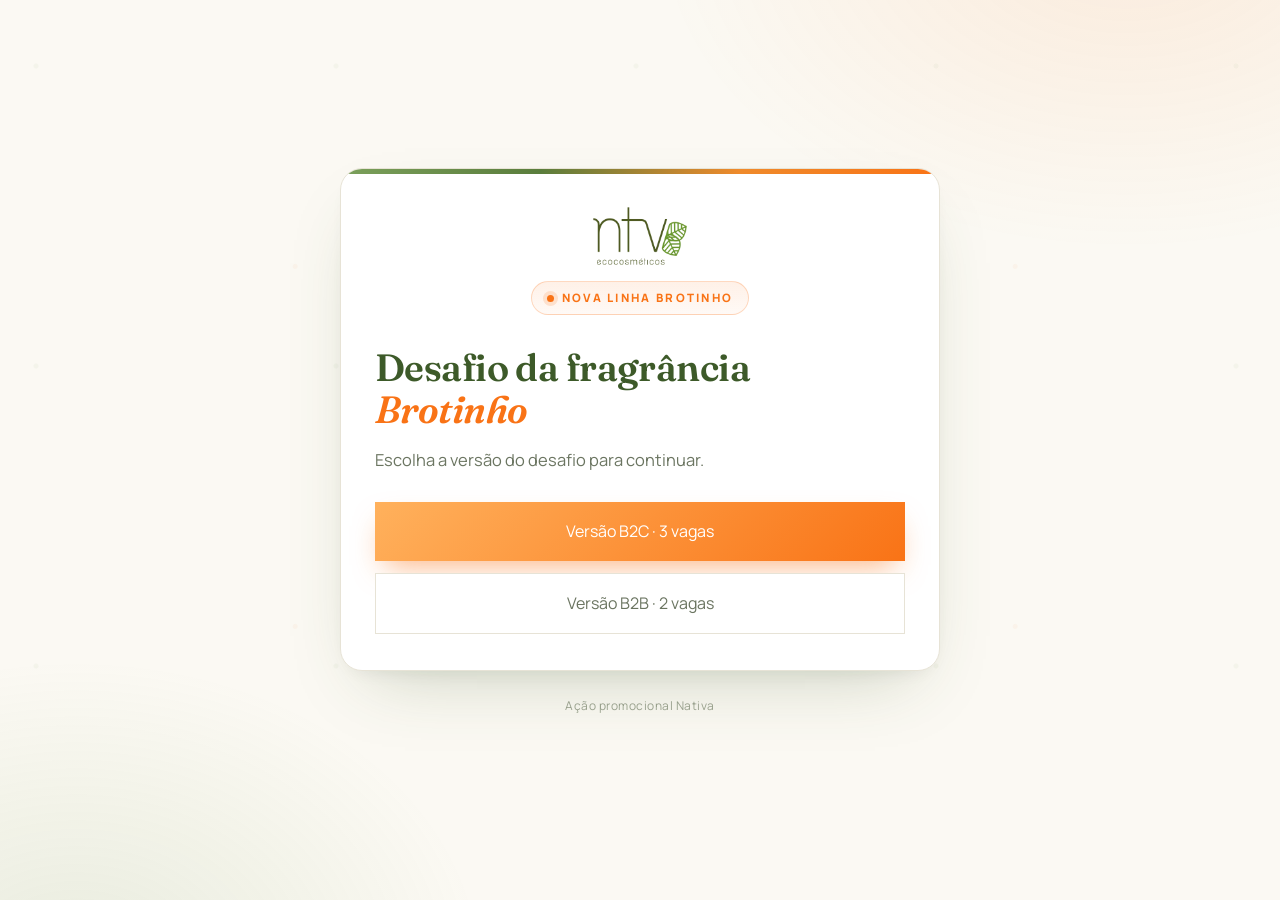
<file: index.html>
<!DOCTYPE html>
<html lang="pt-BR">
<head>
  <meta charset="UTF-8" />
  <meta name="viewport" content="width=device-width, initial-scale=1.0" />
  <title>Desafio Brotinho | Nativa</title>
  <meta name="description" content="Descubra os ativos da nova fragrância Brotinho da Nativa." />
  <link rel="icon" href="assets/logo.webp" />
  <link rel="preconnect" href="https://fonts.googleapis.com" />
  <link rel="preconnect" href="https://fonts.gstatic.com" crossorigin />
  <link href="https://fonts.googleapis.com/css2?family=Fraunces:ital,opsz,wght@0,9..144,500;0,9..144,600;1,9..144,600&family=Manrope:wght@400;500;700;800&display=swap" rel="stylesheet" />
  <link rel="stylesheet" href="assets/styles.css" />
</head>
<body>
  <main class="card">
    <div class="card-top">
      <img class="logo" src="assets/logo.webp" alt="Nativa" />
      <span class="tag">Nova linha Brotinho</span>
    </div>
    <div class="card-body">
      <div class="step active">
        <h1>Desafio da fragrância <span class="destaque">Brotinho</span></h1>
        <p class="lead">Escolha a versão do desafio para continuar.</p>
        <div class="nav" style="flex-direction: column; align-items: stretch;">
          <a href="b2c/" class="btn-principal" style="text-align:center; text-decoration:none; padding:17px 26px; display:block;">Versão B2C · 3 vagas</a>
          <a href="b2b/" class="btn-voltar" style="text-align:center; text-decoration:none; padding:17px 26px; display:block;">Versão B2B · 2 vagas</a>
        </div>
      </div>
    </div>
  </main>
  <p class="rodape">Ação promocional Nativa</p>
</body>
</html>
</file>
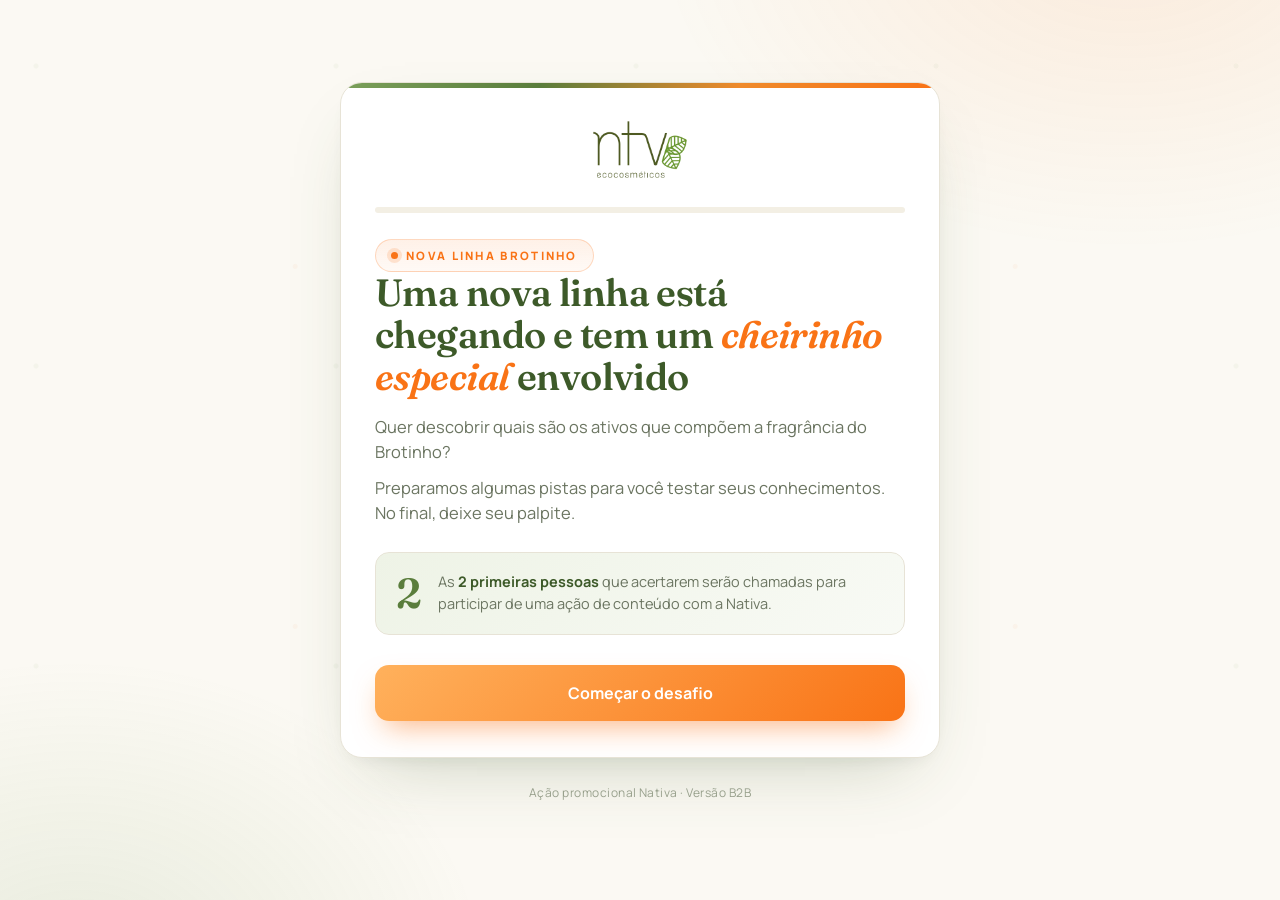
<file: b2b/index.html>
<!DOCTYPE html>
<html lang="pt-BR">
<head>
  <meta charset="UTF-8" />
  <meta name="viewport" content="width=device-width, initial-scale=1.0" />
  <title>Desafio Brotinho | Nativa · B2B</title>
  <meta name="description" content="Descubra os ativos da nova fragrância Brotinho da Nativa e participe de uma ação de conteúdo exclusiva." />
  <meta name="robots" content="noindex" />
  <meta property="og:title" content="Desafio Brotinho | Nativa" />
  <meta property="og:description" content="Teste seus conhecimentos e deixe seu palpite sobre a nova fragrância Brotinho." />
  <link rel="icon" href="../assets/logo.webp" />
  <link rel="preconnect" href="https://fonts.googleapis.com" />
  <link rel="preconnect" href="https://fonts.gstatic.com" crossorigin />
  <link href="https://fonts.googleapis.com/css2?family=Fraunces:ital,opsz,wght@0,9..144,500;0,9..144,600;1,9..144,600&family=Manrope:wght@400;500;700;800&display=swap" rel="stylesheet" />
  <link rel="stylesheet" href="../assets/styles.css" />
</head>
<body>
  <main class="card">
    <div class="card-top">
      <img class="logo" src="../assets/logo.webp" alt="Nativa" />
    </div>
    <div class="progress"><div class="progress__bar"></div></div>
    <div class="card-body">
      <div id="quiz"></div>
    </div>
  </main>
  <p class="rodape">Ação promocional Nativa · Versão B2B</p>

  <script>
    window.NATIVA_CONFIG = {
      variant: "b2b",
      winners: 2,
      webhook: "https://n8n.protocolopentagono.com.br/webhook/9d0a76cd-9c4f-49db-8f6b-34b7df7eadcf",
    };
  </script>
  <script src="../assets/quiz.js"></script>
</body>
</html>
</file>
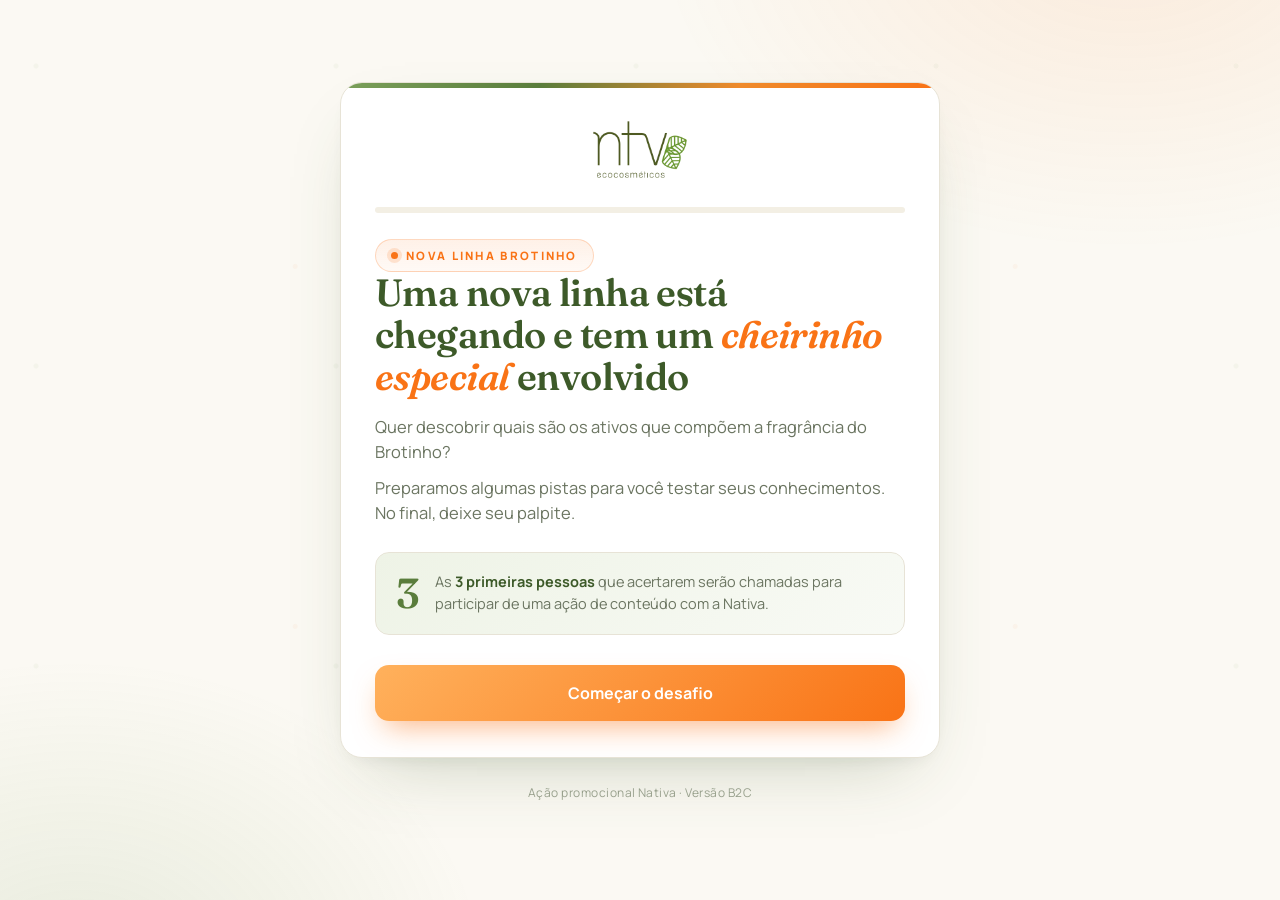
<file: b2c/index.html>
<!DOCTYPE html>
<html lang="pt-BR">
<head>
  <meta charset="UTF-8" />
  <meta name="viewport" content="width=device-width, initial-scale=1.0" />
  <title>Desafio Brotinho | Nativa · B2C</title>
  <meta name="description" content="Descubra os ativos da nova fragrância Brotinho da Nativa e participe de uma ação de conteúdo exclusiva." />
  <meta name="robots" content="noindex" />
  <meta property="og:title" content="Desafio Brotinho | Nativa" />
  <meta property="og:description" content="Teste seus conhecimentos e deixe seu palpite sobre a nova fragrância Brotinho." />
  <link rel="icon" href="../assets/logo.webp" />
  <link rel="preconnect" href="https://fonts.googleapis.com" />
  <link rel="preconnect" href="https://fonts.gstatic.com" crossorigin />
  <link href="https://fonts.googleapis.com/css2?family=Fraunces:ital,opsz,wght@0,9..144,500;0,9..144,600;1,9..144,600&family=Manrope:wght@400;500;700;800&display=swap" rel="stylesheet" />
  <link rel="stylesheet" href="../assets/styles.css" />
</head>
<body>
  <main class="card">
    <div class="card-top">
      <img class="logo" src="../assets/logo.webp" alt="Nativa" />
    </div>
    <div class="progress"><div class="progress__bar"></div></div>
    <div class="card-body">
      <div id="quiz"></div>
    </div>
  </main>
  <p class="rodape">Ação promocional Nativa · Versão B2C</p>

  <script>
    window.NATIVA_CONFIG = {
      variant: "b2c",
      winners: 3,
      webhook: "https://n8n.protocolopentagono.com.br/webhook/9d0a76cd-9c4f-49db-8f6b-34b7df7eadcf",
    };
  </script>
  <script src="../assets/quiz.js"></script>
</body>
</html>
</file>
<file: assets/styles.css>
:root {
  --branco: #ffffff;
  --creme: #fbf9f3;
  --creme-2: #f3efe4;
  --verde: #5a7d3c;
  --verde-escuro: #3d5a29;
  --verde-folha: #7ba05b;
  --verde-suave: #eef3e6;
  --laranja: #ef8a2b;
  --laranja-claro: #ffb15c;
  --tangerina: #f97316;
  --texto: #2c3a24;
  --texto-suave: #6b7561;
  --texto-fraco: #98a08c;
  --linha: #e7e3d6;
  --erro: #d8543c;
  --radius: 22px;
  --radius-sm: 14px;
  --sombra: 0 30px 70px -30px rgba(61, 90, 41, 0.28), 0 8px 24px -12px rgba(44, 58, 36, 0.12);
  --fonte-titulo: "Fraunces", Georgia, serif;
  --fonte-texto: "Manrope", system-ui, -apple-system, sans-serif;
}

* { margin: 0; padding: 0; box-sizing: border-box; }
html { scroll-behavior: smooth; }

body {
  font-family: var(--fonte-texto);
  color: var(--texto);
  background: var(--creme);
  min-height: 100vh;
  display: flex;
  flex-direction: column;
  align-items: center;
  justify-content: center;
  padding: 40px 20px 56px;
  line-height: 1.55;
  -webkit-font-smoothing: antialiased;
  position: relative;
  overflow-x: hidden;
}

/* Ambiente citrico suave ao fundo */
body::before {
  content: "";
  position: fixed;
  inset: 0;
  z-index: 0;
  pointer-events: none;
  background:
    radial-gradient(760px 520px at 88% -8%, rgba(249, 115, 22, 0.10), transparent 62%),
    radial-gradient(680px 520px at 6% 108%, rgba(123, 160, 91, 0.14), transparent 60%);
}
body::after {
  content: "";
  position: fixed;
  inset: 0;
  z-index: 0;
  pointer-events: none;
  opacity: 0.5;
  background-image:
    radial-gradient(circle at 12% 22%, rgba(123, 160, 91, 0.10) 0 2px, transparent 3px),
    radial-gradient(circle at 82% 74%, rgba(249, 115, 22, 0.08) 0 2px, transparent 3px);
  background-size: 300px 300px, 360px 360px;
}

.card {
  position: relative;
  z-index: 1;
  width: 100%;
  max-width: 600px;
  background: var(--branco);
  border: 1px solid var(--linha);
  border-radius: var(--radius);
  box-shadow: var(--sombra);
  overflow: hidden;
}
/* Fio dourado/citrico no topo do card */
.card::before {
  content: "";
  position: absolute;
  top: 0; left: 0; right: 0;
  height: 5px;
  background: linear-gradient(90deg, var(--verde-folha), var(--verde), var(--laranja), var(--tangerina));
}

.card-top {
  display: flex;
  flex-direction: column;
  align-items: center;
  gap: 16px;
  padding: 38px 34px 6px;
  text-align: center;
}

.logo {
  height: 58px;
  width: auto;
  object-fit: contain;
}

.tag {
  display: inline-flex;
  align-items: center;
  gap: 8px;
  font-size: 11.5px;
  letter-spacing: 0.2em;
  text-transform: uppercase;
  color: var(--tangerina);
  background: linear-gradient(180deg, rgba(249, 115, 22, 0.10), rgba(249, 115, 22, 0.04));
  border: 1px solid rgba(249, 115, 22, 0.24);
  padding: 7px 15px;
  border-radius: 999px;
  font-weight: 800;
}
.tag::before {
  content: "";
  width: 7px; height: 7px;
  border-radius: 50%;
  background: var(--tangerina);
  box-shadow: 0 0 0 4px rgba(249, 115, 22, 0.16);
}

/* Barra de progresso */
.progress {
  height: 6px;
  background: var(--creme-2);
  margin: 22px 34px 0;
  border-radius: 999px;
  overflow: hidden;
}
.progress__bar {
  height: 100%;
  width: 0%;
  background: linear-gradient(90deg, var(--verde-folha), var(--laranja));
  border-radius: 999px;
  transition: width 0.5s cubic-bezier(0.4, 0, 0.2, 1);
}

.card-body { padding: 26px 34px 36px; }

.step { display: none; }
.step.active { display: block; animation: entra 0.55s cubic-bezier(0.16, 1, 0.3, 1); }

@keyframes entra {
  from { opacity: 0; transform: translateY(14px); }
  to { opacity: 1; transform: translateY(0); }
}

h1 {
  font-family: var(--fonte-titulo);
  font-weight: 600;
  font-size: clamp(28px, 5.2vw, 38px);
  line-height: 1.1;
  letter-spacing: -0.015em;
  color: var(--verde-escuro);
}
h1 .destaque {
  color: var(--tangerina);
  font-style: italic;
}

h2 {
  font-family: var(--fonte-titulo);
  font-weight: 600;
  font-size: clamp(22px, 4vw, 27px);
  line-height: 1.18;
  color: var(--verde-escuro);
  margin-bottom: 4px;
  letter-spacing: -0.01em;
}

.lead { color: var(--texto-suave); font-size: 16.5px; margin-top: 16px; }
.lead + .lead { margin-top: 10px; }

.pista {
  margin-top: 20px;
  padding: 18px 20px 18px 22px;
  background: linear-gradient(180deg, rgba(249, 115, 22, 0.07), rgba(249, 115, 22, 0.03));
  border: 1px solid rgba(249, 115, 22, 0.2);
  border-left: 4px solid var(--laranja);
  border-radius: 0 var(--radius-sm) var(--radius-sm) 0;
  color: var(--texto);
  font-size: 15.5px;
}
.pista strong { color: var(--tangerina); font-weight: 700; }

.badge-vagas {
  margin-top: 26px;
  display: flex;
  align-items: center;
  gap: 16px;
  padding: 18px 20px;
  border: 1px solid var(--linha);
  border-radius: var(--radius-sm);
  background: linear-gradient(135deg, var(--verde-suave), rgba(238, 243, 230, 0.4));
}
.badge-vagas .num {
  font-family: var(--fonte-titulo);
  font-size: 42px;
  font-weight: 600;
  color: var(--verde);
  line-height: 1;
  flex-shrink: 0;
}
.badge-vagas .txt { font-size: 14.5px; color: var(--texto-suave); }
.badge-vagas .txt strong { color: var(--verde-escuro); }

label.campo { display: block; margin-bottom: 20px; }
label.campo:last-of-type { margin-bottom: 6px; }

.campo-label {
  display: block;
  font-size: 14px;
  font-weight: 700;
  margin-bottom: 9px;
  color: var(--verde-escuro);
}

input[type="text"],
input[type="tel"],
textarea {
  width: 100%;
  padding: 15px 17px;
  font-family: inherit;
  font-size: 16px;
  color: var(--texto);
  background: var(--creme);
  border: 1.5px solid var(--linha);
  border-radius: var(--radius-sm);
  transition: border-color 0.2s, box-shadow 0.2s, background 0.2s;
  outline: none;
}
input::placeholder, textarea::placeholder { color: var(--texto-fraco); }
input:focus, textarea:focus {
  border-color: var(--laranja);
  background: var(--branco);
  box-shadow: 0 0 0 4px rgba(249, 115, 22, 0.12);
}
textarea { resize: vertical; min-height: 120px; }

/* Checkbox de confirmacao */
.campo-check {
  display: flex;
  align-items: flex-start;
  gap: 13px;
  padding: 16px 18px;
  border: 1.5px solid var(--linha);
  border-radius: var(--radius-sm);
  background: var(--creme);
  cursor: pointer;
  font-size: 14.5px;
  color: var(--texto-suave);
  line-height: 1.45;
  font-weight: 500;
  transition: all 0.2s;
}
.campo-check:hover { border-color: var(--verde-folha); background: var(--verde-suave); }
.campo-check input {
  accent-color: var(--verde);
  width: 20px; height: 20px;
  margin-top: 1px;
  flex-shrink: 0;
  cursor: pointer;
}
.campo-check.ok {
  border-color: var(--verde);
  background: var(--verde-suave);
  color: var(--verde-escuro);
  box-shadow: 0 0 0 3px rgba(90, 125, 60, 0.1);
}
.campo-check .check-texto strong { color: var(--verde-escuro); font-weight: 700; }

.opcoes { display: flex; flex-direction: column; gap: 12px; margin-top: 4px; }
.opcao {
  display: flex;
  align-items: center;
  gap: 13px;
  padding: 17px 19px;
  border: 1.5px solid var(--linha);
  border-radius: var(--radius-sm);
  cursor: pointer;
  transition: all 0.2s;
  background: var(--creme);
  font-size: 16px;
  font-weight: 500;
}
.opcao:hover { border-color: var(--verde-folha); background: var(--verde-suave); }
.opcao input { accent-color: var(--verde); width: 20px; height: 20px; }
.opcao.selecionada {
  border-color: var(--verde);
  background: var(--verde-suave);
  box-shadow: 0 0 0 3px rgba(90, 125, 60, 0.12);
}

.erro-msg {
  color: var(--erro);
  font-size: 14px;
  margin-top: 12px;
  min-height: 18px;
  display: none;
  font-weight: 600;
}
.erro-msg.show { display: block; animation: tremor 0.3s; }
@keyframes tremor {
  0%, 100% { transform: translateX(0); }
  25% { transform: translateX(-4px); }
  75% { transform: translateX(4px); }
}

.nav { display: flex; gap: 12px; margin-top: 30px; align-items: center; }

button {
  font-family: inherit;
  font-size: 16px;
  font-weight: 700;
  border: none;
  border-radius: var(--radius-sm);
  cursor: pointer;
  transition: transform 0.15s, box-shadow 0.25s, background 0.2s, filter 0.2s;
}
button:active { transform: translateY(1px); }

.btn-principal {
  flex: 1;
  padding: 17px 26px;
  color: #fff;
  background: linear-gradient(135deg, var(--laranja-claro), var(--tangerina));
  box-shadow: 0 14px 30px -10px rgba(249, 115, 22, 0.55);
}
.btn-principal:hover { filter: brightness(1.04); box-shadow: 0 18px 38px -10px rgba(249, 115, 22, 0.6); }
.btn-principal:disabled { opacity: 0.6; cursor: not-allowed; box-shadow: none; filter: none; }

.btn-voltar {
  padding: 17px 24px;
  color: var(--texto-suave);
  background: var(--branco);
  border: 1.5px solid var(--linha);
}
.btn-voltar:hover { color: var(--verde-escuro); border-color: var(--verde-folha); background: var(--verde-suave); }

.passo-num {
  display: inline-block;
  font-size: 12px;
  letter-spacing: 0.16em;
  text-transform: uppercase;
  color: var(--verde);
  font-weight: 800;
  margin-bottom: 14px;
  padding: 5px 12px;
  background: var(--verde-suave);
  border-radius: 999px;
}

/* Tela final */
.final { text-align: center; padding: 12px 0; }
.final .icone {
  width: 92px; height: 92px;
  margin: 0 auto 22px;
  border-radius: 50%;
  display: grid;
  place-items: center;
  background: radial-gradient(circle, rgba(249, 115, 22, 0.16), rgba(249, 115, 22, 0.04));
  border: 1.5px solid rgba(249, 115, 22, 0.28);
  font-size: 46px;
  animation: pulso 2.4s ease-in-out infinite;
}
@keyframes pulso {
  0%, 100% { transform: scale(1); box-shadow: 0 0 0 0 rgba(249, 115, 22, 0.18); }
  50% { transform: scale(1.04); box-shadow: 0 0 0 14px rgba(249, 115, 22, 0); }
}
.final h2 { font-size: 29px; }
.final p { color: var(--texto-suave); margin-top: 14px; font-size: 16.5px; }
.final p strong { color: var(--verde-escuro); }

.spinner {
  width: 18px; height: 18px;
  border: 2.5px solid rgba(255, 255, 255, 0.4);
  border-top-color: #fff;
  border-radius: 50%;
  animation: girar 0.7s linear infinite;
  display: inline-block;
  vertical-align: middle;
  margin-right: 9px;
}
@keyframes girar { to { transform: rotate(360deg); } }

.rodape {
  position: relative;
  z-index: 1;
  margin-top: 26px;
  font-size: 12px;
  color: var(--texto-fraco);
  text-align: center;
  letter-spacing: 0.04em;
}

@media (max-width: 520px) {
  body { padding: 18px 12px 40px; }
  .card-top { padding: 30px 22px 4px; }
  .card-body { padding: 22px 22px 30px; }
  .progress { margin-left: 22px; margin-right: 22px; }
  .nav { flex-direction: column-reverse; }
  .btn-voltar, .btn-principal { width: 100%; }
  .badge-vagas .num { font-size: 36px; }
}
</file>
